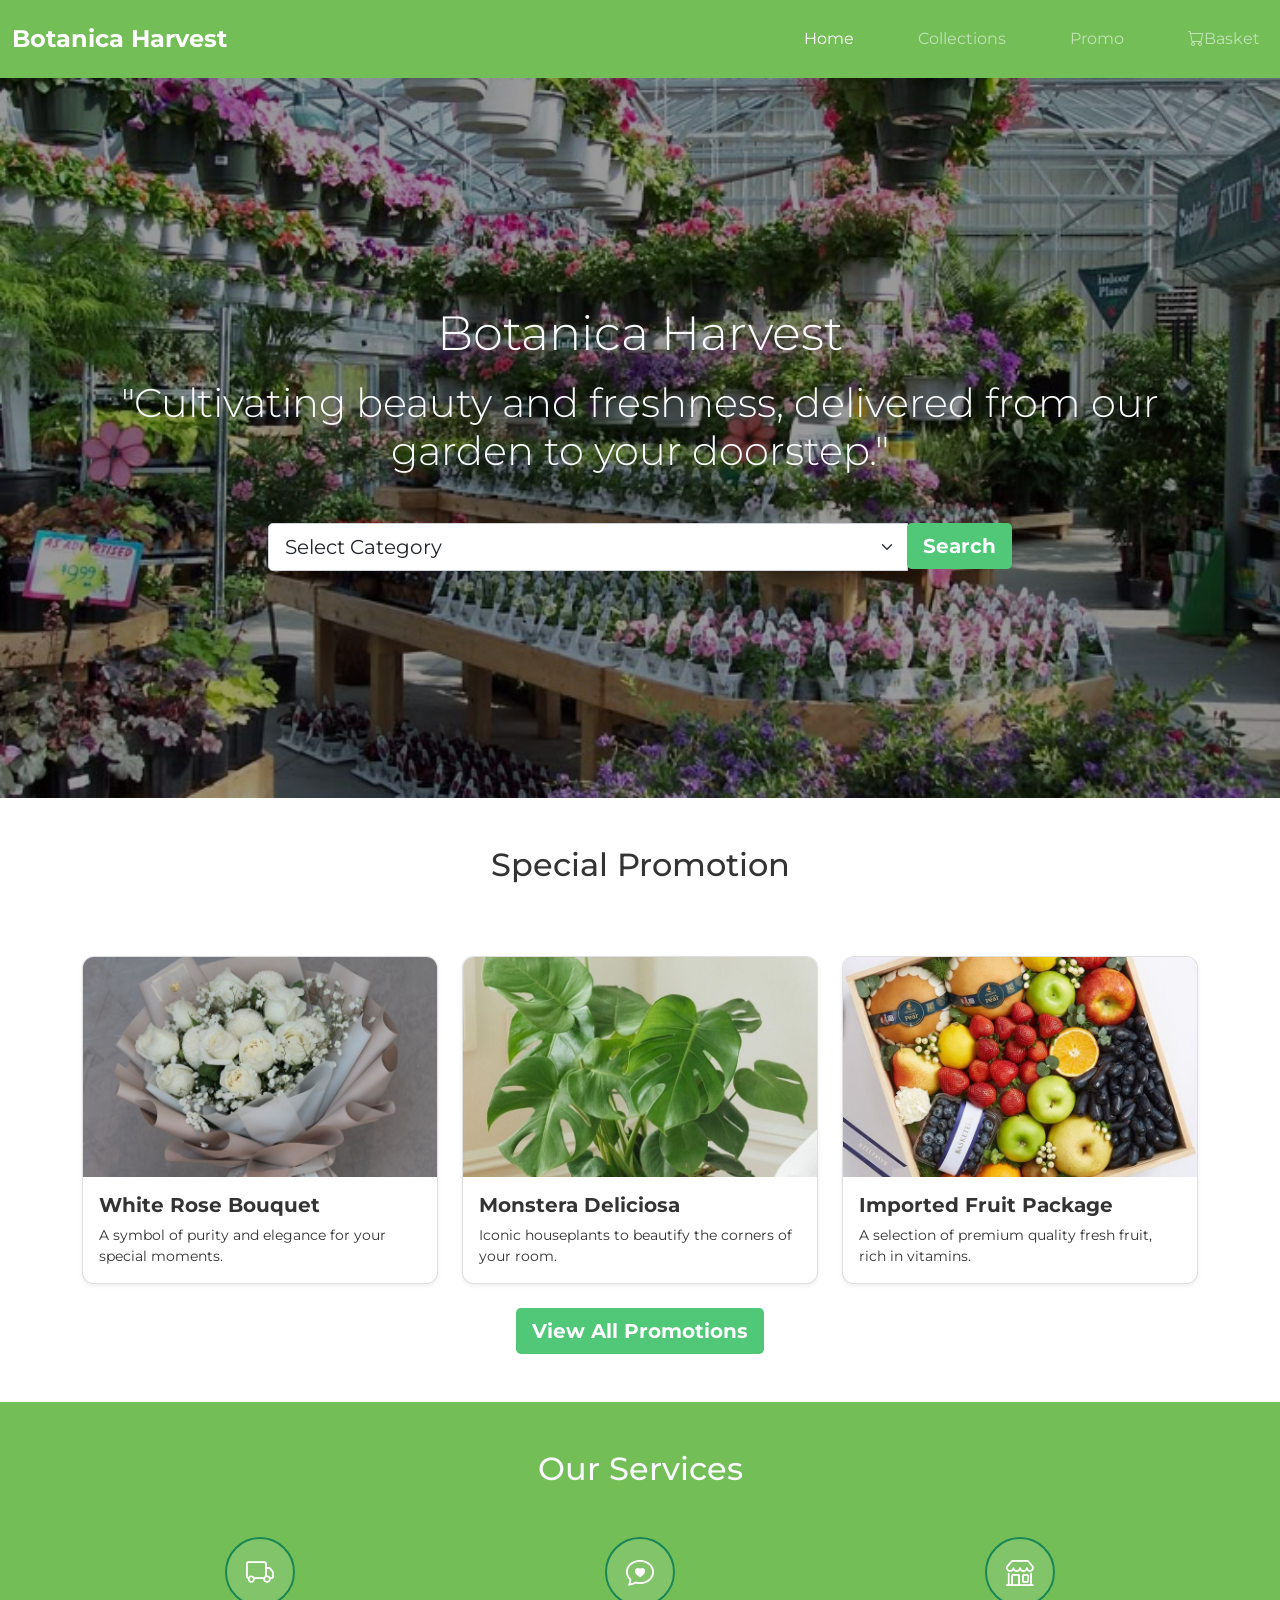
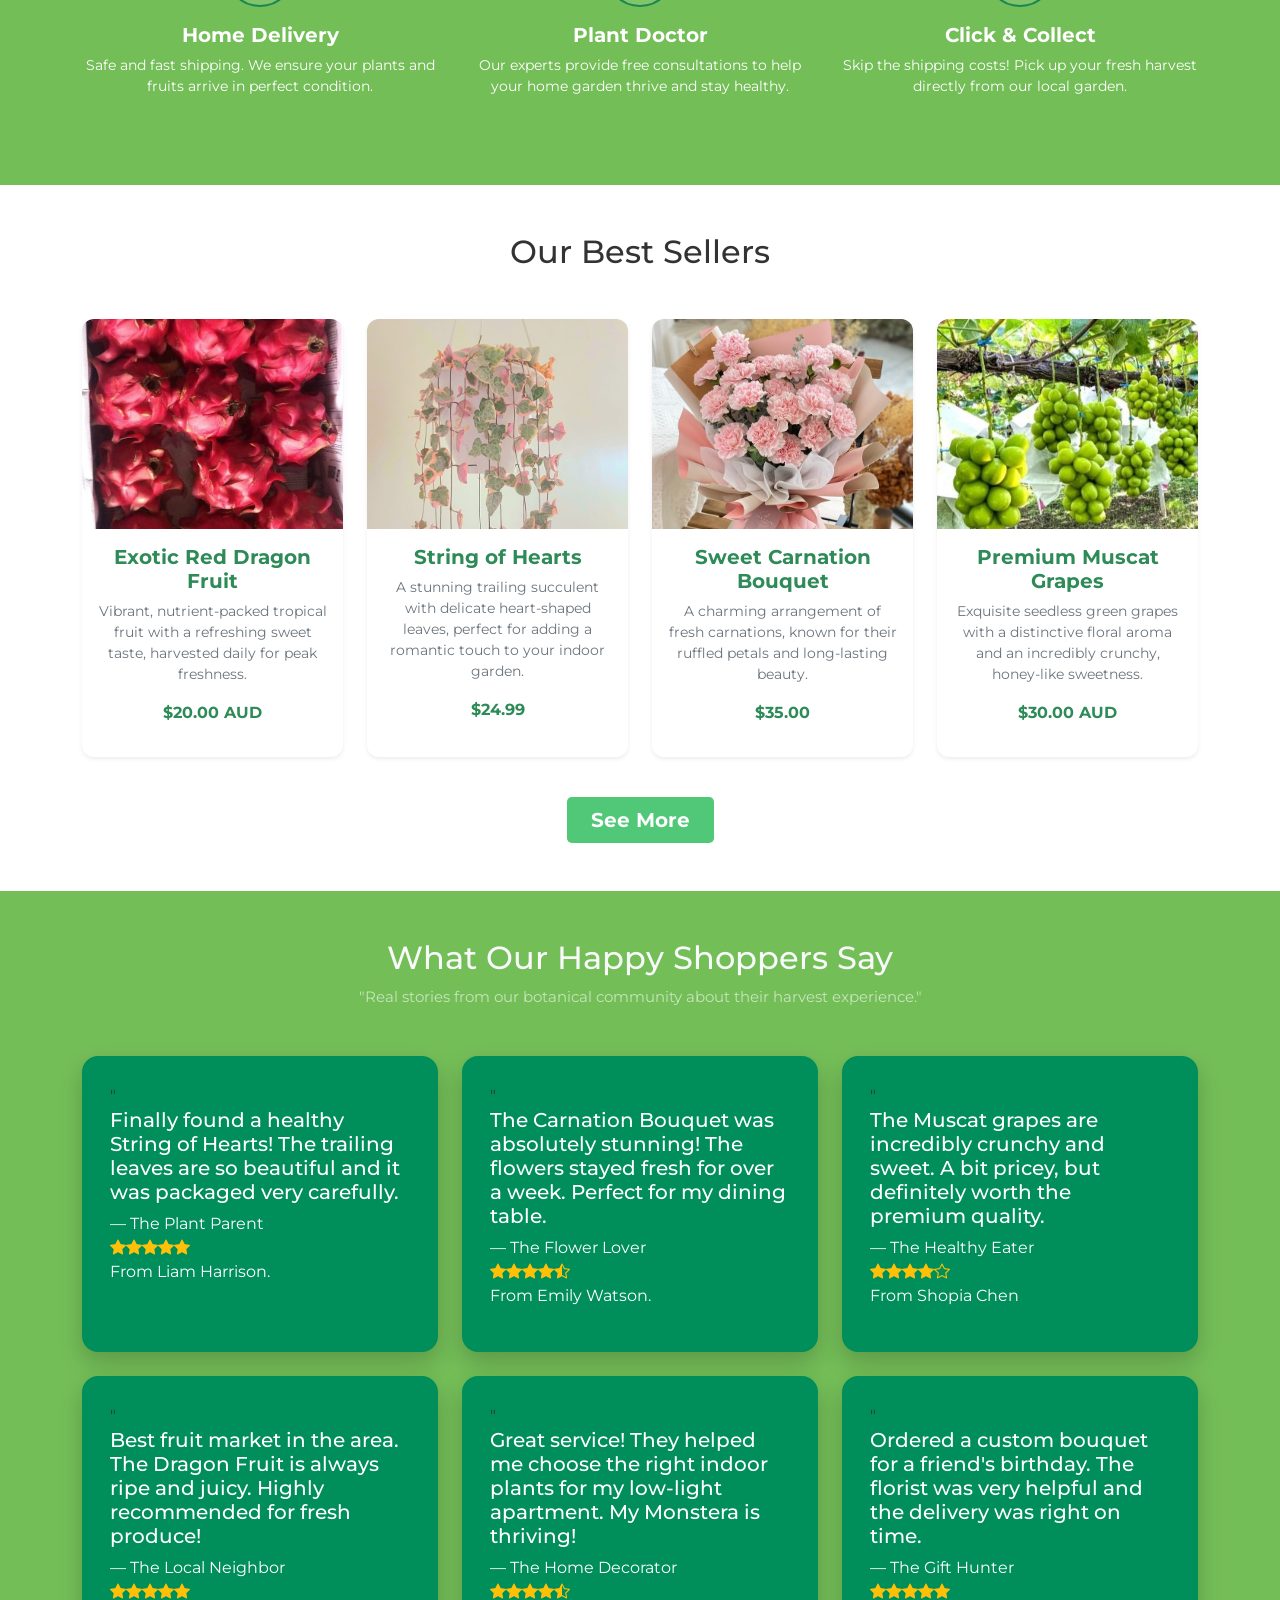
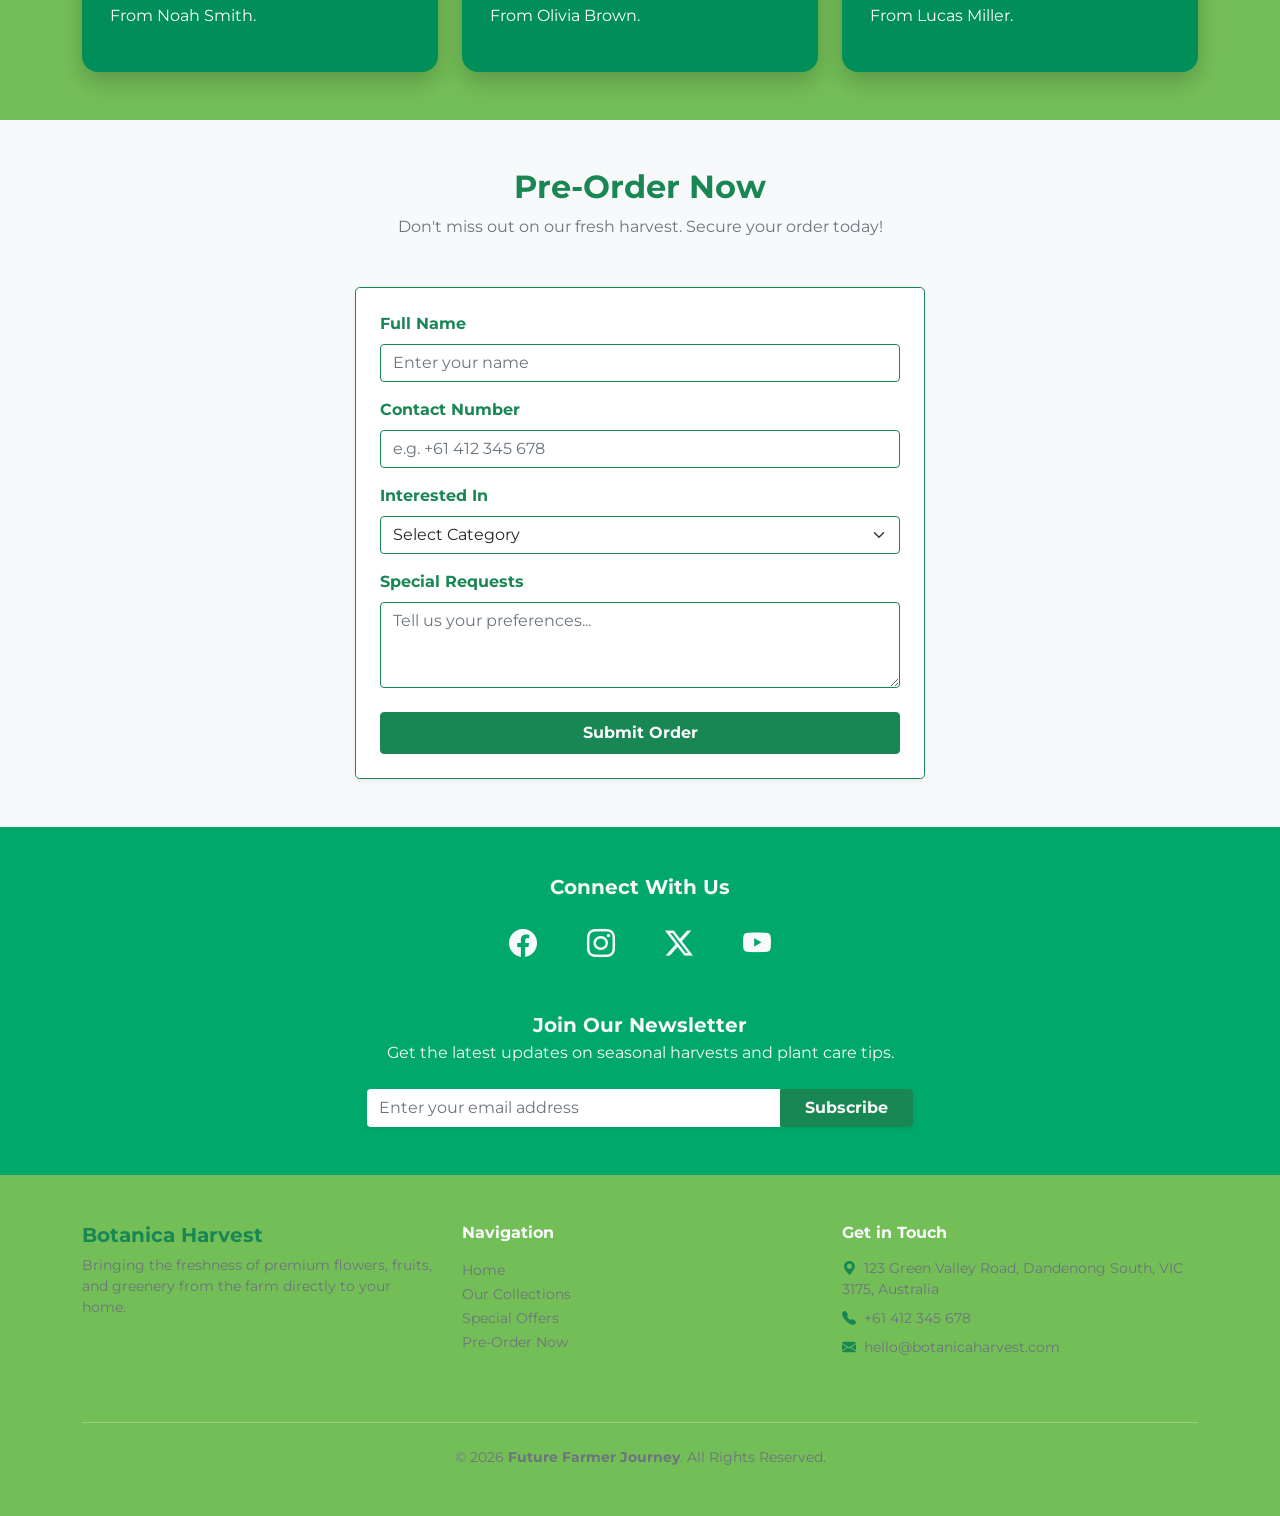
<file: index.html>
<!DOCTYPE html>
<html lang="en">
<head>
    <meta charset="UTF-8">
    <meta name="viewport" content="width=device-width, initial-scale=1.0">
    <title>Botanica Harvest | Home</title>
    
    <link rel= "stylesheet" href= "bootstrap.min.css"> 
    <link rel="stylesheet" href="https://cdn.jsdelivr.net/npm/bootstrap-icons@1.13.1/font/bootstrap-icons.min.css">
    <link rel="stylesheet" href="style.css">
    <link rel="stylesheet" href="lightbox.min.css">
</head>
<body>


    <nav class="navbar navbar-expand navbar-dark bg-dark main-color py-3">
        <div class="container-fluid"> 
            <a class="navbar-brand fw-bold fs-4 me-auto" href="index.html">Botanica Harvest</a>
            <ul class="navbar-nav flex-row">
                <li class="nav-item me-3 me-md-5">
                    <a class="nav-link active" aria-current="page" href="index.html">Home</a>
                </li>
                <li class="nav-item me-3 me-md-5">
                    <a class="nav-link" href="produk.html">Collections</a>
                </li>
                <li class="nav-item me-3 me-md-5">
                    <a class="nav-link" href="promo.html">Promo</a>
                </li>
                <li class="nav-item">
                    <a class="nav-link" href="keranjang.html"><i class="bi bi-cart"></i>Basket</a>
                </li>
            </ul>
        </div>
    </nav>

<div class="container-fluid banner align-items-center d-flex justify-content-center">
    <div class="container">
        <h1 class="text-light text-center display-5 mb-3">Botanica Harvest</h1>
        <h2 class="text-light text-center display-6 mb-4">"Cultivating beauty and freshness, delivered from our garden to your doorstep."</h2>
        <div class="col-md-8 offset-md-2">
            <div class="input-group input-group-lg mt-5">
                <select class="form-select" id="inputGroupSelect04">
                    <option selected>Select Category</option>
                    <option value="1">Fresh Bouquets</option>
                    <option value="2">Organic Fruits</option>
                    <option value="3">House Plants</option>
                     <option value="4">Plant Consultation</option>
                </select>
                    <div class="input-group-append">
                        <button class="btn btn-lg btn-warning text-light" type="button">Search</button>
                    </div>
            </div>
        </div>
    </div>
</div>

<div class="container-fluid py-5">
    <div class="container">
        <h2 class="text-center ">Special Promotion</h2>
        <div class="row mt-5 g-4 justify-content-center">
    <div class="col-12 col-md-6 col-lg-4">
        <div class="card h-100 shadow-sm">
            <img src="white-flower.jpg" class="card-img-top" alt="...">
            <div class="card-body">
                <h5 class="card-title fw-bold">White Rose Bouquet</h5>
                <p class="card-text small">A symbol of purity and elegance for your special moments.</p>
            </div>
        </div>
    </div>

    <div class="col-12 col-md-6 col-lg-4">
        <div class="card h-100 shadow-sm">
            <img src="monstera.jpg" class="card-img-top" alt="...">
            <div class="card-body">
                <h5 class="card-title fw-bold">Monstera Deliciosa</h5>
                <p class="card-text small">Iconic houseplants to beautify the corners of your room.</p>
            </div>
        </div>
    </div>

    <div class="col-12 col-md-6 col-lg-4">
        <div class="card h-100 shadow-sm">
            <img src="premium-fruit.jpg" class="card-img-top" alt="...">
            <div class="card-body">
                <h5 class="card-title fw-bold">Imported Fruit Package</h5>
                <p class="card-text small">A selection of premium quality fresh fruit, rich in vitamins.</p>
            </div>
        </div>
    </div>
</div>
            <div class="text-center mt-4 d-flex justify-content-center">
                <button class="btn btn-warning btn-lg text-light">View All Promotions</button>
            </div>
        </div>
    </div>
</div>

<div class="container-fluid py-5 pelayanan">
    <div class="container">
        <h2 class="text-center text-light mb-5">Our Services</h2>

        <div class="row justify-content-center text-center text-light">

            <!-- Delivery -->
            <div class="col-sm-6 col-lg-4 mb-4 pelayanan-content">
            <div class="d-flex justify-content-center mb-3">
            <div class="icon-circle rounded-circle d-flex align-items-center justify-content-center border border-success border-2" style="width: 70px; height: 70px;">
            <i class="bi bi-truck fs-3 text-success"></i>
            </div>
            </div>
            <h5 class="text-success fw-bold">Home Delivery</h5>
            <p class="text-success small">Safe and fast shipping. We ensure your plants and fruits arrive in perfect condition.</p>
            </div>

            <!-- Doctor Plant -->
            <div class="col-sm-6 col-lg-4 mb-4 pelayanan-content">
            <div class="d-flex justify-content-center mb-3">
            <div class="icon-circle rounded-circle d-flex align-items-center justify-content-center border border-success border-2" style="width: 70px; height: 70px;">
            <i class="bi bi-chat-heart fs-3 text-success"></i>
            </div>
            </div>
            <h5 class="text-success fw-bold">Plant Doctor</h5>
            <p class="text-success small">Our experts provide free consultations to help your home garden thrive and stay healthy.</p>
            </div>
            <!-- Click & Collect -->
            <div class="col-sm-6 col-lg-4 mb-4 pelayanan-content">
            <div class="d-flex justify-content-center mb-3">
            <div class="icon-circle rounded-circle d-flex align-items-center justify-content-center border border-success border-2" style="width: 70px; height: 70px;">
            <i class="bi bi-shop fs-3 text-success"></i>
            </div>
            </div>
            <h5 class="text-success fw-bold">Click & Collect</h5>
           <p class="text-success small">Skip the shipping costs! Pick up your fresh harvest directly from our local garden.</p>
          </div>
        </div>
    </div>
</div>


<div class="container-fluid py-5 menu-favorit">
    <div class="container">
        <h2 class="text-center mb-5">Our Best Sellers</h2>

        <div class="row justify-content-center">

            <!-- Card 1:Exotic Red Dragon Fruit -->
            <div class="col-sm-6 col-lg-3 mb-4 menu-favorit-content">
                <div class="card border-0 shadow-sm">
                    <img src="dragon-fruit.jpg" class="card-img-top" alt="Exotic Red Dragon" style="height: 210px; object-fit: cover;">
                    <div class="card-body text-center">
                        <h5 class="card-title fw-bold" style="color: #2E8B57;">Exotic Red Dragon Fruit</h5>
                        <p class="card-text text-muted small">Vibrant, nutrient-packed tropical fruit with a refreshing sweet taste, harvested daily for peak freshness.</p>
                        <p class="fw-bold" style="color: #2E8B57;">$20.00 AUD</p>
                    </div>
                </div>
            </div>

            <!-- Card 2: String of Hearts -->
            <div class="col-sm-6 col-lg-3 mb-4 menu-favorit-content">
                <div class="card border-0 shadow-sm">
                    <img src="heart-string-plant.jpg" class="card-img-top" alt="Strings of Hearts" style="height: 210px; object-fit: cover;">
                    <div class="card-body text-center">
                        <h5 class="card-title fw-bold" style="color: #2E8B57;">String of Hearts</h5>
                        <p class="card-text text-muted small">A stunning trailing succulent with delicate heart-shaped leaves, perfect for adding a romantic touch to your indoor garden.</p>
                        <p class="fw-bold" style="color: #2E8B57;"<>$24.99</p>
                    </div>
                </div>
            </div>

            <!-- Card 3: Sweet Carnation Bouquet -->
            <div class="col-sm-6 col-lg-3 mb-4 menu-favorit-content">
                <div class="card border-0 shadow-sm">
                    <img src="buket-anyelir.jpg" class="card-img-top" alt="Sweet Carnation Bouquet" style="height: 210px; object-fit: cover;">
                    <div class="card-body text-center">
                        <h5 class="card-title fw-bold" style="color: #2E8B57;">Sweet Carnation Bouquet</h5>
                        <p class="card-text text-muted small">A charming arrangement of fresh carnations, known for their ruffled petals and long-lasting beauty.</p>
                        <p class="fw-bold" style="color: #2E8B57;">$35.00</p>
                    </div>
                </div>
            </div>

            <!-- Card 4: Premium Muscat Grapes -->
            <div class="col-sm-6 col-lg-3 mb-4 menu-favorit-content">
                <div class="card border-0 shadow-sm">
                    <img src="muscat-grape.jpg" class="card-img-top" alt="Premium Shine Muscat" style="height: 210px; object-fit: cover;">
                    <div class="card-body text-center">
                        <h5 class="card-title fw-bold" style="color: #2E8B57;">Premium Muscat Grapes</h5>
                        <p class="card-text text-muted small">Exquisite seedless green grapes with a distinctive floral aroma and an incredibly crunchy, honey-like sweetness.</p>
                        <p class="fw-bold" style="color: #2E8B57;">$30.00 AUD</p>
                    </div>
                </div>
            </div>

        </div>

        <!-- Buttom -->
        <div class="text-center mt-3">
            <button class="btn btn-warning btn-lg text-light px-4">See More</button>
        </div>

    </div>
</div>

<div class="container-fluid py-5 testimony">
    <div class="container">
        <h2 class="text-center text-light mb-2">What Our Happy Shoppers Say</h2>
        <p class="text-center mb-5" style="color: rgba(255,255,255,0.6); font-size: 0.95rem;">"Real stories from our botanical community about their harvest experience."</p>

        <div class="row g-4">

            <!-- Card 1 -->
            <div class="col-sm-6 col-lg-4">
                <div class="testimony-card">
                    <div class="quote-icon">"</div>
                    <h5>Finally found a healthy String of Hearts! The trailing leaves are so beautiful and it was packaged very carefully.</h5>
                    <div class="author">— The Plant Parent</div>
                    <div class="stars">
                        <i class="bi bi-star-fill"></i><i class="bi bi-star-fill"></i><i class="bi bi-star-fill"></i><i class="bi bi-star-fill"></i><i class="bi bi-star-fill"></i>
                    </div>
                    <p>From Liam Harrison.</p>
                </div>
            </div>

            <!-- Card 2 -->
            <div class="col-sm-6 col-lg-4">
                <div class="testimony-card">
                    <div class="quote-icon">"</div>
                    <h5>The Carnation Bouquet was absolutely stunning! The flowers stayed fresh for over a week. Perfect for my dining table.</h5>
                    <div class="author">— The Flower Lover</div>
                    <div class="stars">
                        <i class="bi bi-star-fill"></i><i class="bi bi-star-fill"></i><i class="bi bi-star-fill"></i><i class="bi bi-star-fill"></i><i class="bi bi-star-half"></i>
                    </div>
                    <p>From Emily Watson.</p>
                </div>
            </div>

            <!-- Card 3 -->
            <div class="col-sm-6 col-lg-4">
                <div class="testimony-card">
                    <div class="quote-icon">"</div>
                    <h5>The Muscat grapes are incredibly crunchy and sweet. A bit pricey, but definitely worth the premium quality.</h5>
                    <div class="author">— The Healthy Eater</div>
                    <div class="stars">
                        <i class="bi bi-star-fill"></i><i class="bi bi-star-fill"></i><i class="bi bi-star-fill"></i><i class="bi bi-star-fill"></i><i class="bi bi-star"></i>
                    </div>
                    <p>From Shopia Chen</p>
                </div>
            </div>

            <!-- Card 4 -->
            <div class="col-sm-6 col-lg-4">
                <div class="testimony-card">
                    <div class="quote-icon">"</div>
                    <h5>Best fruit market in the area. The Dragon Fruit is always ripe and juicy. Highly recommended for fresh produce!</h5>
                    <div class="author">— The Local Neighbor</div>
                    <div class="stars">
                        <i class="bi bi-star-fill"></i><i class="bi bi-star-fill"></i><i class="bi bi-star-fill"></i><i class="bi bi-star-fill"></i><i class="bi bi-star-fill"></i>
                    </div>
                    <p>From Noah Smith.</p>
                </div>
            </div>

            <!-- Card 5 -->
            <div class="col-sm-6 col-lg-4">
                <div class="testimony-card">
                    <div class="quote-icon">"</div>
                    <h5>Great service! They helped me choose the right indoor plants for my low-light apartment. My Monstera is thriving!</h5>
                    <div class="author">— The Home Decorator</div>
                    <div class="stars">
                        <i class="bi bi-star-fill"></i><i class="bi bi-star-fill"></i><i class="bi bi-star-fill"></i><i class="bi bi-star-fill"></i><i class="bi bi-star-half"></i>
                    </div>
                    <p>From Olivia Brown.</p>
                </div>
            </div>

            <!-- Card 6 -->
            <div class="col-sm-6 col-lg-4">
                <div class="testimony-card">
                    <div class="quote-icon">"</div>
                    <h5>Ordered a custom bouquet for a friend's birthday. The florist was very helpful and the delivery was right on time.</h5>
                    <div class="author">— The Gift Hunter</div>
                    <div class="stars">
                        <i class="bi bi-star-fill"></i><i class="bi bi-star-fill"></i><i class="bi bi-star-fill"></i><i class="bi bi-star-fill"></i><i class="bi bi-star-fill"></i>
                    </div>
                    <p>From Lucas Miller.</p>
                </div>
            </div>
        </div>
    </div>
</div>

<div class="container-fluid py-5" style="background-color: #f8f9fa;">
    <div class="container">

        <h2 class="text-center text-success fw-bold mb-2">Pre-Order Now</h2>
        <p class="text-center text-muted mb-5">Don't miss out on our fresh harvest. Secure your order today!</p>

        <div class="row justify-content-center">
            <div class="col-md-6 border border-success p-4 rounded-3 bg-white shadow-sm">

                <div class="mb-3">
                    <label class="form-label fw-bold text-success">Full Name</label>
                    <input type="text" class="form-control border-success" placeholder="Enter your name">
                </div>

                <div class="mb-3">
                    <label class="form-label fw-bold text-success">Contact Number</label>
                    <input type="text" class="form-control border-success" placeholder="e.g. +61 412 345 678">
                </div>

                <div class="mb-3">
                    <label class="form-label fw-bold text-success">Interested In</label>
                    <select class="form-select border-success">
                        <option selected>Select Category</option>
                        <option value="1">Fresh Bouquets</option>
                        <option value="2">Exotic Fruits</option>
                        <option value="3">Indoor Plants</option>
                        <option value="4">Plant Consultation</option>
                    </select>
                </div>

                <div class="mb-4">
                    <label class="form-label fw-bold text-success">Special Requests</label>
                    <textarea class="form-control border-success" rows="3" placeholder="Tell us your preferences..."></textarea>
                </div>

                <div class="d-grid">
                    <button class="btn btn-success text-light fw-bold py-2">Submit Order</button>
                </div>

            </div>
        </div>

    </div>
</div>

<!-- SECTION FOOTER -->
<div class="container-fluid py-5" style="background-color: #00A86B ;">
    <div class="container">

        <h5 class="text-center text-light mb-4 fw-bold">Connect With Us</h5>
        <div class="d-flex justify-content-center mb-5" style="gap: 50px">
            <a href="#" class="text-light fs-3"><i class="bi bi-facebook"></i></a>
            <a href="#" class="text-light fs-3"><i class="bi bi-instagram"></i></a>
            <a href="#" class="text-light fs-3"><i class="bi bi-twitter-x"></i></a>
            <a href="#" class="text-light fs-3"><i class="bi bi-youtube"></i></a>
        </div>

        <h5 class="text-center text-light mb-1 fw-bold">Join Our Newsletter</h5>
        <p class="text-center text-light opacity-50 mb-4">Get the latest updates on seasonal harvests and plant care tips.</p>

        <div class="row justify-content-center">
            <div class="col-md-6">
                <div class="input-group shadow-sm">
                    <input type="email" class="form-control border-0" placeholder="Enter your email address">
                    <button class="btn btn-success text-light fw-bold px-4">Subscribe</button>
                </div>
            </div>
        </div>

    </div>
</div>

<footer class="bg-dark text-light py-5">
    <div class="container">
        <div class="row text-center text-md-start">

            <div class="col-md-4 mb-4 mb-md-0">
                <h5 class="fw-bold text-success">Botanica Harvest</h5>
                <p class="text-muted small">Bringing the freshness of premium flowers, fruits, and greenery from the farm directly to your home.</p>
            </div>

            <div class="col-md-4 mb-4 mb-md-0">
                <h6 class="fw-bold mb-3">Navigation</h6>
                <ul class="list-unstyled">
                    <li><a href="#" class="text-muted text-decoration-none small">Home</a></li>
                    <li><a href="produk.html" class="text-muted text-decoration-none small">Our Collections</a></li>
                    <li><a href="#" class="text-muted text-decoration-none small">Special Offers</a></li>
                    <li><a href="#" class="text-muted text-decoration-none small">Pre-Order Now</a></li>
                </ul>
            </div>
            
            <div class="col-md-4">
                <h6 class="fw-bold mb-3">Get in Touch</h6>
                <ul class="list-unstyled text-muted small">
                    <li class="mb-2"><i class="bi bi-geo-alt-fill me-2 text-success"></i>123 Green Valley Road, Dandenong South, VIC 3175, Australia</li>
                    <li class="mb-2"><i class="bi bi-telephone-fill me-2 text-success"></i>+61 412 345 678</li>
                    <li><i class="bi bi-envelope-fill me-2 text-success"></i>hello@botanicaharvest.com</li>
                </ul>
            </div>
        </div>

        <hr class="border-secondary mt-5 mb-4">
        
        <p class="text-center text-muted small mb-0">
            &copy; 2026 <strong>Future Farmer Journey</strong>. All Rights Reserved.
        </p>
    </div>
</footer>
<script src="bootstrap.bundle.min.js"></script>
    
    <script src="lightbox-plus-jquery.min.js"></script>
</body>
</html
</file>
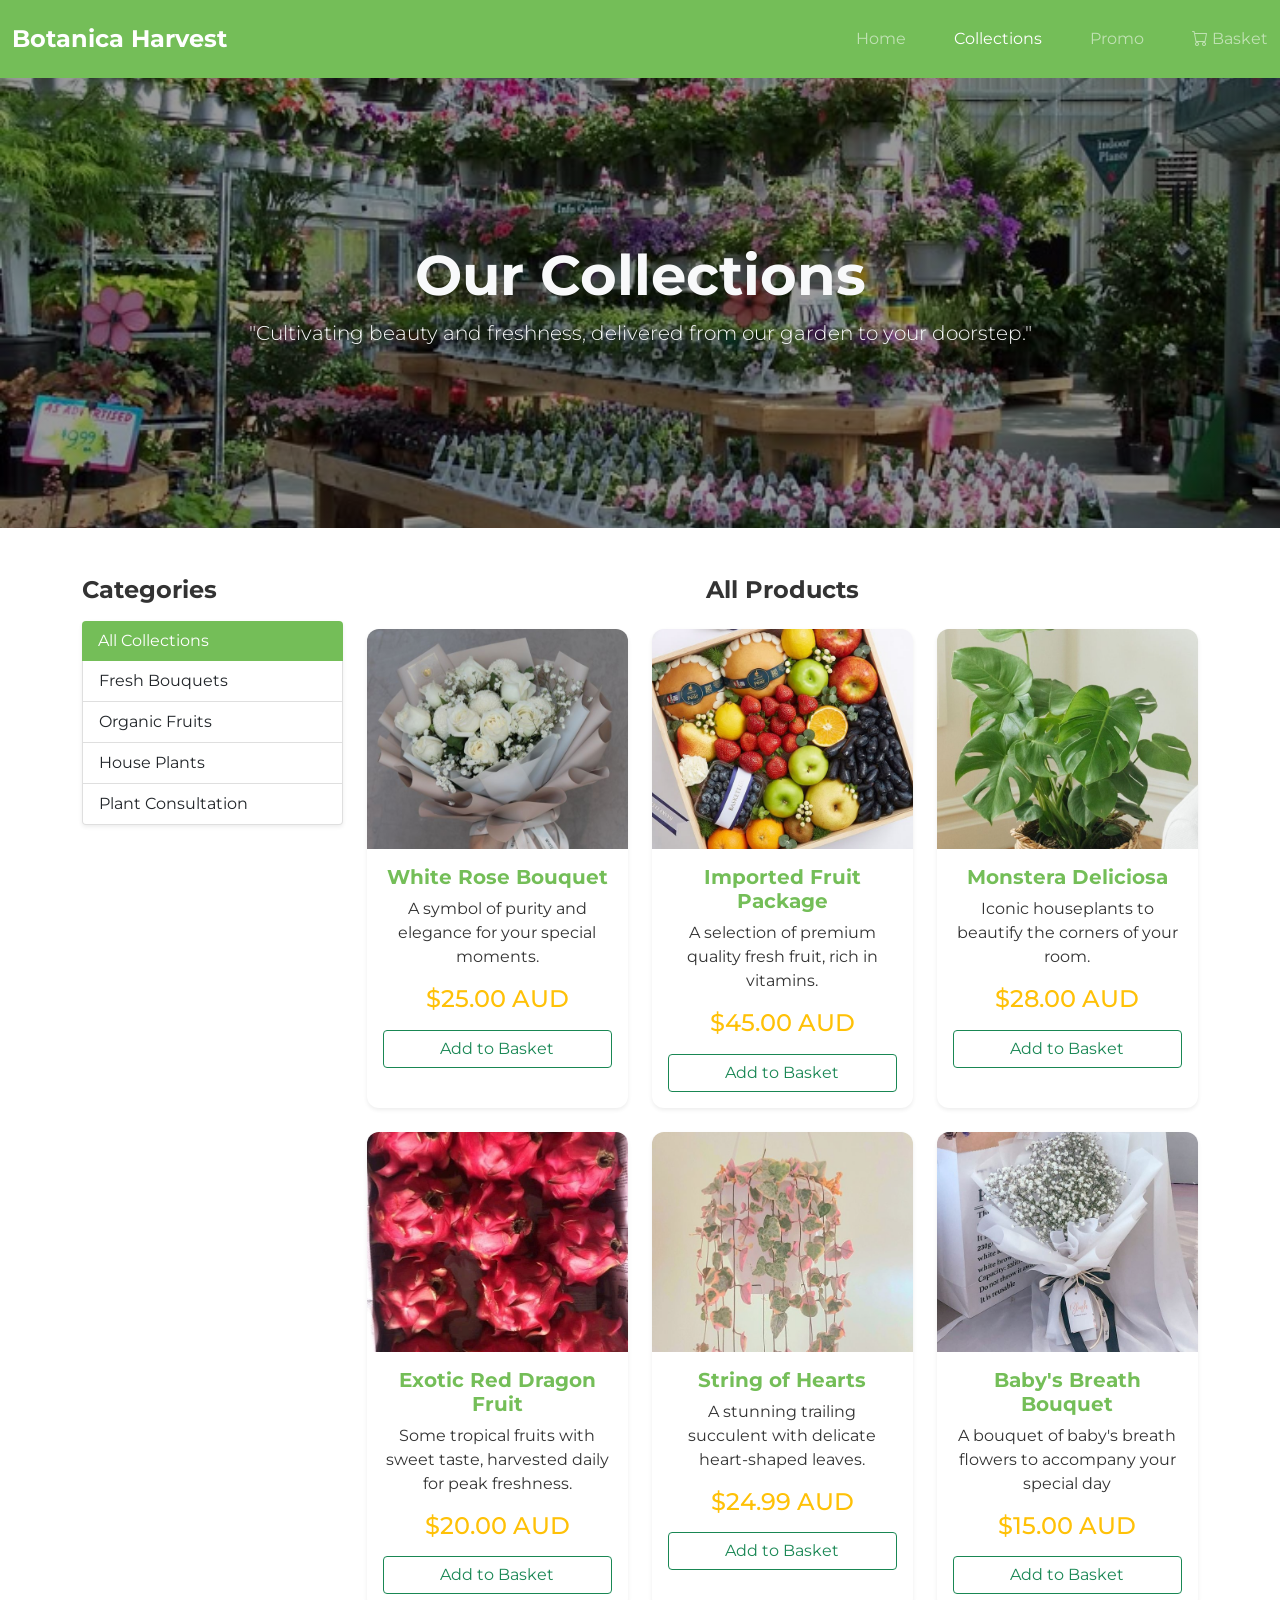
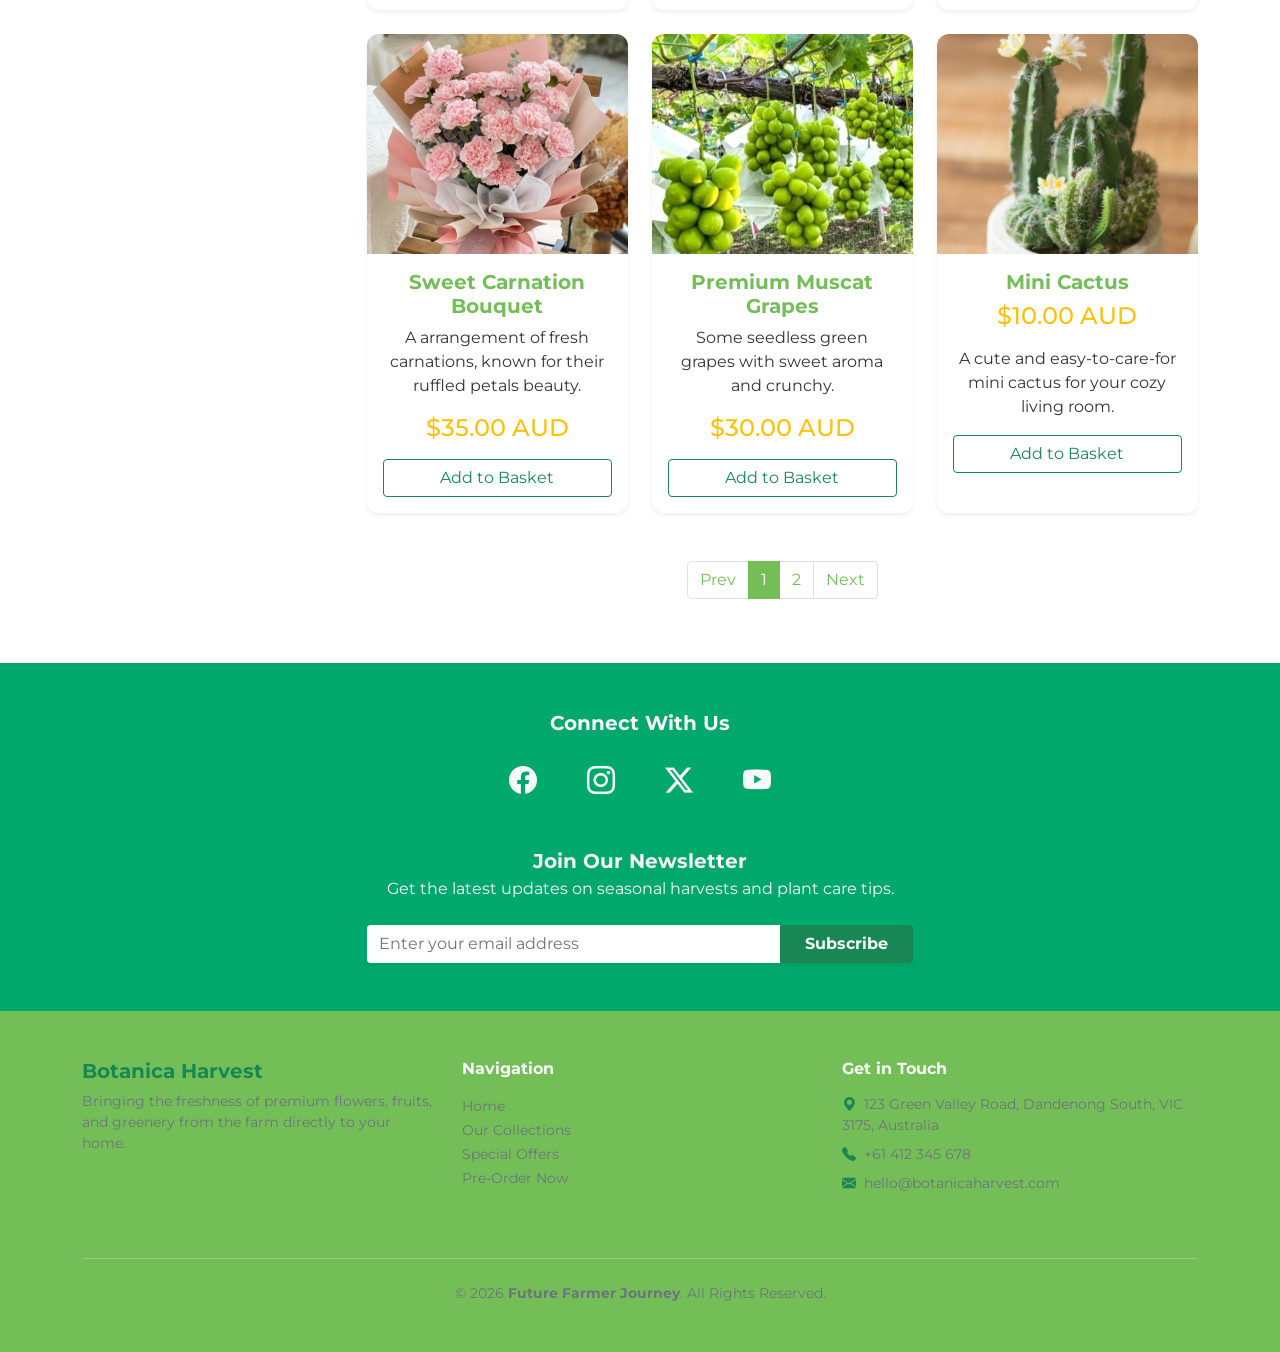
<file: produk.html>
<!DOCTYPE html>
<html lang="en">
<head>
    <meta charset="UTF-8">
    <meta name="viewport" content="width=device-width, initial-scale=1.0">
    <title>Botanica Harvest | Our Collections</title>
    
    <link rel= "stylesheet" href= "bootstrap.min.css"> 
    <link rel="stylesheet" href="https://cdn.jsdelivr.net/npm/bootstrap-icons@1.13.1/font/bootstrap-icons.min.css">
    <link rel="stylesheet" href="style.css">
    <link rel="stylesheet" href="lightbox.min.css">
</head>
<body>

    <nav class="navbar navbar-dark bg-dark main-color py-3 sticky-top">
        <div class="container-fluid d-flex align-items-center justify-content-between"> 
            <a class="navbar-brand fw-bold fs-4" href="index.html">Botanica Harvest</a>
            <ul class="navbar-nav flex-row align-items-center">
                <li class="nav-item me-3 me-md-5"><a class="nav-link" href="index.html">Home</a></li>
                <li class="nav-item me-3 me-md-5"><a class="nav-link active" href="produk.html">Collections</a></li>
                <li class="nav-item me-3 me-md-5"><a class="nav-link" href="promo.html">Promo</a></li>
                <li class="nav-item"><a class="nav-link" href="keranjang.html"><i class="bi bi-cart"></i> Basket</a></li>
            </ul>
        </div>
    </nav>

    <div class="container-fluid produk-banner align-items-center d-flex justify-content-center text-center">
        <div class="container">
            <h1 class="text-light display-4 fw-bold">Our Collections</h1>
            <p class="text-light lead">"Cultivating beauty and freshness, delivered from our garden to your doorstep."</p>
        </div>
    </div>

    <div class="container-fluid py-5">
        <div class="container">
            <div class="row">
                
                <div class="col-md-4 col-lg-3 mb-5">
                    <h4 class="fw-bold mb-3">Categories</h4>
                    <ul class="list-group shadow-sm">
                        <li class="list-group-item active border-0 main-bg">All Collections</li>
                        <li class="list-group-item">Fresh Bouquets</li>
                        <li class="list-group-item">Organic Fruits</li>
                        <li class="list-group-item">House Plants</li>
                        <li class="list-group-item">Plant Consultation</li>
                    </ul>
                </div>

                <div class="col-md-8 col-lg-9">
                    <h4 class="text-center mb-4 fw-bold">All Products</h4>
                    
                    <div class="row g-4">
                        <div class="col-sm-6 col-lg-4">
                            <div class="card h-100 shadow-sm border-0 text-center">
                                <a href="white-flower.jpg" data-lightbox="garden" data-title="White Rose Bouquet">
                                    <img src="white-flower.jpg" class="card-img-top" alt="White Rose">
                                </a>
                                <div class="card-body">
                                    <h5 class="fw-bold text-main">White Rose Bouquet</h5>
                                   <p> A symbol of purity and elegance for your special moments.</p>
                                    <h4 class="text-warning mb-3">$25.00 AUD</h4>
                                    <a href="keranjang.html" class="btn btn-outline-success w-100">Add to Basket</a>
                                </div>
                            </div>
                        </div>

                        <div class="col-sm-6 col-lg-4">
                            <div class="card h-100 shadow-sm border-0 text-center">
                                <a href="premium-fruit.jpg" data-lightbox="garden" data-title="Premium Fruit">
                                    <img src="premium-fruit.jpg" class="card-img-top" alt="Fruit">
                                </a>
                                <div class="card-body">
                                    <h5 class="fw-bold text-main">Imported Fruit Package</h5>
                                  <p>A selection of premium quality fresh fruit, rich in vitamins.</p>
                                    <h4 class="text-warning mb-3">$45.00 AUD</h4>
                                    <a href="keranjang.html" class="btn btn-outline-success w-100">Add to Basket</a>
                                </div>
                            </div>
                        </div>

                        <div class="col-sm-6 col-lg-4">
                            <div class="card h-100 shadow-sm border-0 text-center">
                                <a href="monstera.jpg" data-lightbox="garden" data-title="Monstera Deliciosa">
                                    <img src="monstera.jpg" class="card-img-top" alt="Monstera">
                                </a>
                                <div class="card-body">
                                    <h5 class="fw-bold text-main">Monstera Deliciosa</h5>
                                    <p>Iconic houseplants to beautify the corners of your room.</p>
                                    <h4 class="text-warning mb-3">$28.00 AUD</h4>
                                    <a href="keranjang.html" class="btn btn-outline-success w-100">Add to Basket</a>
                                </div>
                            </div>
                        </div>

                        <div class="col-sm-6 col-lg-4">
                            <div class="card h-100 shadow-sm border-0 text-center">
                                <a href="dragon-fruit.jpg" data-lightbox="garden" data-title="Red Dragon Fruit">
                                    <img src="dragon-fruit.jpg" class="card-img-top" alt="Dragon Fruit">
                                </a>
                                <div class="card-body">
                                    <h5 class="fw-bold text-main">Exotic Red Dragon Fruit</h5>
                                    <p>
                                      Some  tropical fruits with sweet taste, harvested daily for peak freshness.
                                    </p>
                                    <h4 class="text-warning mb-3">$20.00 AUD</h4>
                                    <a href="keranjang.html" class="btn btn-outline-success w-100">Add to Basket</a>
                                </div>
                            </div>
                        </div>

                        <div class="col-sm-6 col-lg-4">
                            <div class="card h-100 shadow-sm border-0 text-center">
                                <a href="heart-string-plant.jpg" data-lightbox="garden" data-title="String of Hearts">
                                    <img src="heart-string-plant.jpg" class="card-img-top" alt="Plant">
                                </a>
                                <div class="card-body">
                                    <h5 class="fw-bold text-main">String of Hearts</h5>
                                  <p>
                                    A stunning trailing succulent with delicate heart-shaped leaves.
                                  </p>
                                    <h4 class="text-warning mb-3">$24.99 AUD</h4>
                                    <a href="keranjang.html" class="btn btn-outline-success w-100">Add to Basket</a>
                                </div>
                            </div>
                        </div>

                        <div class="col-sm-6 col-lg-4">
                            <div class="card h-100 shadow-sm border-0 text-center">
                                <a href="baby’s-breath-bouquet.jpg" data-lightbox="garden" data-title="Baby's Breath">
                                    <img src="baby’s-breath-bouquet.jpg" class="card-img-top" alt="Bouquet">
                                </a>
                                <div class="card-body">
                                    <h5 class="fw-bold text-main">Baby's Breath Bouquet</h5>
                                    <p>
                                      A bouquet of baby's breath flowers to accompany your special day
                                    </p>
                                    <h4 class="text-warning mb-3">$15.00 AUD</h4>
                                    <a href="keranjang.html" class="btn btn-outline-success w-100">Add to Basket</a>
                                </div>
                            </div>
                        </div>

                        <div class="col-sm-6 col-lg-4">
                            <div class="card h-100 shadow-sm border-0 text-center">
                                <a href="buket-anyelir.jpg" data-lightbox="garden" data-title="Sweet Carnation">
                                    <img src="buket-anyelir.jpg" class="card-img-top" alt="Carnation">
                                </a>
                                <div class="card-body">
                                    <h5 class="fw-bold text-main">Sweet Carnation Bouquet</h5>
                                    <p>
                                      A arrangement of fresh carnations, known for their ruffled petals beauty.
                                    </p>
                                    <h4 class="text-warning mb-3">$35.00 AUD</h4>
                                    <a href="keranjang.html" class="btn btn-outline-success w-100">Add to Basket</a>
                                </div>
                            </div>
                        </div>

                        <div class="col-sm-6 col-lg-4">
                            <div class="card h-100 shadow-sm border-0 text-center">
                                <a href="muscat-grape.jpg" data-lightbox="garden" data-title="Premium Grapes">
                                    <img src="muscat-grape.jpg" class="card-img-top" alt="Grapes">
                                </a>
                                <div class="card-body">
                                    <h5 class="fw-bold text-main">Premium Muscat Grapes</h5>
                                    <p>
                                      Some seedless green grapes with sweet aroma and crunchy.
                                    </p>
                                    <h4 class="text-warning mb-3">$30.00 AUD</h4>
                                    <a href="keranjang.html" class="btn btn-outline-success w-100">Add to Basket</a>
                                </div>
                            </div>
                        </div>

                        <div class="col-sm-6 col-lg-4">
                            <div class="card h-100 shadow-sm border-0 text-center">
                                <a href="cactus.jpg" data-lightbox="garden" data-title="Mini Cactus">
                                    <img src="cactus.jpg" class="card-img-top" alt="Cactus">
                                </a>
                                <div class="card-body">
                                    <h5 class="fw-bold text-main">Mini Cactus</h5>
                                    <h4 class="text-warning mb-3">$10.00 AUD</h4>
                                    <p>
                                      A cute and easy-to-care-for mini cactus for your cozy living room.
                                    </p>
                                    <a href="keranjang.html" class="btn btn-outline-success w-100">Add to Basket</a>
                                </div>
                            </div>
                        </div>
                    </div> <nav class="mt-5">
                        <ul class="pagination justify-content-center">
                            <li class="page-item"><a class="page-link" href="#">Prev</a></li>
                            <li class="page-item active"><a class="page-link" href="#">1</a></li>
                            <li class="page-item"><a class="page-link" href="#">2</a></li>
                            <li class="page-item"><a class="page-link" href="#">Next</a></li>
                        </ul>
                    </nav>
                </div>
            </div>
        </div>
    </div>

<div class="container-fluid py-5" style="background-color: #00A86B ;">
    <div class="container">

        <h5 class="text-center text-light mb-4 fw-bold">Connect With Us</h5>
        <div class="d-flex justify-content-center mb-5" style="gap: 50px">
            <a href="#" class="text-light fs-3"><i class="bi bi-facebook"></i></a>
            <a href="#" class="text-light fs-3"><i class="bi bi-instagram"></i></a>
            <a href="#" class="text-light fs-3"><i class="bi bi-twitter-x"></i></a>
            <a href="#" class="text-light fs-3"><i class="bi bi-youtube"></i></a>
        </div>

        <h5 class="text-center text-light mb-1 fw-bold">Join Our Newsletter</h5>
        <p class="text-center text-light opacity-50 mb-4">Get the latest updates on seasonal harvests and plant care tips.</p>

        <div class="row justify-content-center">
            <div class="col-md-6">
                <div class="input-group shadow-sm">
                    <input type="email" class="form-control border-0" placeholder="Enter your email address">
                    <button class="btn btn-success text-light fw-bold px-4">Subscribe</button>
                </div>
            </div>
        </div>

    </div>
</div>

<footer class="bg-dark text-light py-5">
    <div class="container">
        <div class="row text-center text-md-start">

            <div class="col-md-4 mb-4 mb-md-0">
                <h5 class="fw-bold text-success">Botanica Harvest</h5>
                <p class="text-muted small">Bringing the freshness of premium flowers, fruits, and greenery from the farm directly to your home.</p>
            </div>

            <div class="col-md-4 mb-4 mb-md-0">
                <h6 class="fw-bold mb-3">Navigation</h6>
                <ul class="list-unstyled">
                    <li><a href="index.html" class="text-muted text-decoration-none small">Home</a></li>
                    <li><a href="index.html" class="text-muted text-decoration-none small">Our Collections</a></li>
                    <li><a href="#" class="text-muted text-decoration-none small">Special Offers</a></li>
                    <li><a href="#" class="text-muted text-decoration-none small">Pre-Order Now</a></li>
                </ul>
            </div>
            
            <div class="col-md-4">
                <h6 class="fw-bold mb-3">Get in Touch</h6>
                <ul class="list-unstyled text-muted small">
                    <li class="mb-2"><i class="bi bi-geo-alt-fill me-2 text-success"></i>123 Green Valley Road, Dandenong South, VIC 3175, Australia</li>
                    <li class="mb-2"><i class="bi bi-telephone-fill me-2 text-success"></i>+61 412 345 678</li>
                    <li><i class="bi bi-envelope-fill me-2 text-success"></i>hello@botanicaharvest.com</li>
                </ul>
            </div>
        </div>

        <hr class="border-secondary mt-5 mb-4">
        
        <p class="text-center text-muted small mb-0">
            &copy; 2026 <strong>Future Farmer Journey</strong>. All Rights Reserved.
        </p>
    </div>
</footer>

<script src="bootstrap.bundle.min.js"></script>
    
    <script src="lightbox-plus-jquery.min.js"></script>
</body>
</html>
</file>
<file: style.css>
/* ========================================
   BOTANICA HARVEST - ALL-IN-ONE CSS
   Landing Page & Product Page
   ======================================== */

/* 1. IMPORT FONT & RESET */
@import url('https://fonts.googleapis.com/css2?family=Montserrat:wght@400;500;700&display=swap');

body {
    font-family: 'Montserrat', sans-serif;
    color: #333;
}

/* 2. WARNA UTAMA (DIGUNAKAN DI SEMUA HALAMAN) */
.main-bg, .main-color-bg, .pelayanan, .testimony {
    background-color: rgb(116, 190, 88) !important;
}

.text-main, .main-color {
    color: rgb(116, 190, 88) !important;
}

/* 3. BANNER SECTION */
/* Banner untuk Landing Page (Home) */
.banner {
    height: 80vh;
    background: linear-gradient(rgba(0,0,0,0.4), rgba(0,0,0,0.4)), url('banner1.jpeg');
    background-size: cover;
    background-position: center;
    display: flex;
    align-items: center;
    justify-content: center;
}

/* Banner khusus Halaman Produk */
.produk-banner {
    height: 50vh;
    background: linear-gradient(rgba(0,0,0,0.4), rgba(0,0,0,0.4)), url('banner1.jpeg');
    background-size: cover;
    background-position: center;
    display: flex;
    align-items: center;
    justify-content: center;
}

/* 4. KARTU PRODUK & EFEK HOVER (SANGAT PENTING) */
.card, .card-promo, .testimony-card {
    transition: transform 0.3s cubic-bezier(0.25, 0.46, 0.45, 0.94), box-shadow 0.3s ease;
    overflow: hidden;
    border-radius: 12px;
    height: 100%;
}

.card:hover, .card-promo:hover {
    transform: translateY(-10px);
    box-shadow: 0 12px 24px rgba(0, 0, 0, 0.15) !important;
}

.card-img-top {
    width: 100%;
    height: 220px; 
    object-fit: cover;
    transition: transform 0.5s ease; 
}

/* Efek zoom gambar saat kartu di-hover */
.card:hover .card-img-top, .card-promo:hover .card-img-top {
    transform: scale(1.1);
}

/* 5. PELAYANAN (LANDING PAGE) */
.pelayanan {
    background-color:rgb(116,190,88)!important;
}

.pelayanan .icon-circle {
    width: 90px;
    height: 90px;
    border: solid 2px rgb(255, 255, 255);
    display: flex;
    align-items: center;
    justify-content: center;
    margin: 0 auto;
    background-color: rgba(255, 255, 255, 0.1);
}

.pelayanan .icon-circle i {
    color: rgb(255, 255, 255) !important;
    font-size: 2rem;
}

.pelayanan h5, .pelayanan p {
    color: rgb(255, 255, 255) !important;
}

.pelayanan-content {
    transition: transform 0.3s cubic-bezier(0.25, 0.46, 0.45, 0.94), box-shadow 0.3s ease;
    will-change: transform;
}

/* 6. TESTIMONI (LANDING PAGE) */
.testimony {
    background-color: rgb(116,190,88) !important;
    padding: 60px 0;
}

.testimony-card {
    background-color: rgb(0, 143, 91) !important; 
    border: none;
    border-radius: 16px;
    padding: 28px;
    transition: 0.3s;
    height: 100%;
    /* Shadow untuk efek timbul */
    box-shadow: 0 10px 25px rgba(0, 0, 0, 0.2);
}

.testimony-card:hover {
    transform: translateY(-10px) scale(1.05);
    background-color: rgb(0, 122, 77) !important;
}

.testimony-card .stars {
    color: rgb(255, 193, 7) !important; /* Gold: #FFC107 */
}

.testimony-card h5, .testimony-card p, .testimony-card .author {
    color: rgb(255, 255, 255) !important;
}

/* 7. PAGINATION (PRODUK PAGE) */
.pagination .page-link {
    color: rgb(116, 190, 88);
    border: 1px solid #dee2e6;
}

.pagination .page-item.active .page-link {
    background-color: rgb(116, 190, 88) !important;
    border-color: rgb(116, 190, 88) !important;
    color: white !important;
}

/* 8. BUTTONS */
.btn-warning {
    background-color: rgb(80, 200, 120) !important;
    border: none !important;
    color: white !important;
    font-weight: 700;
    transition: 0.3s;
}

.btn-warning:hover {
    transform: scale(1.05);
    background-color: rgb(0, 77, 50) !important;
}

/* 9. FOOTER (SEMUA HALAMAN) */
footer, .footer, .bg-dark {
    background-color: rgb(116, 190, 88) !important;
    padding: 40px 0;
}

footer a, footer p, footer h5 {
    color: rgb(255, 255, 255) !important;
    text-decoration: none;
}

/* 3. EFEK HOVER: Kartu Naik Ke Atas */
.card:hover, .card-promo:hover, .hovered-card:hover, .testimony-card:hover, .pelayanan-content:hover, .menu-favorit-content:hover {
    transform: translateY(-10px);
    box-shadow: 0 12px 24px rgba(0, 0, 0, 0.15) !important;
    z-index: 10;
}
</file>
